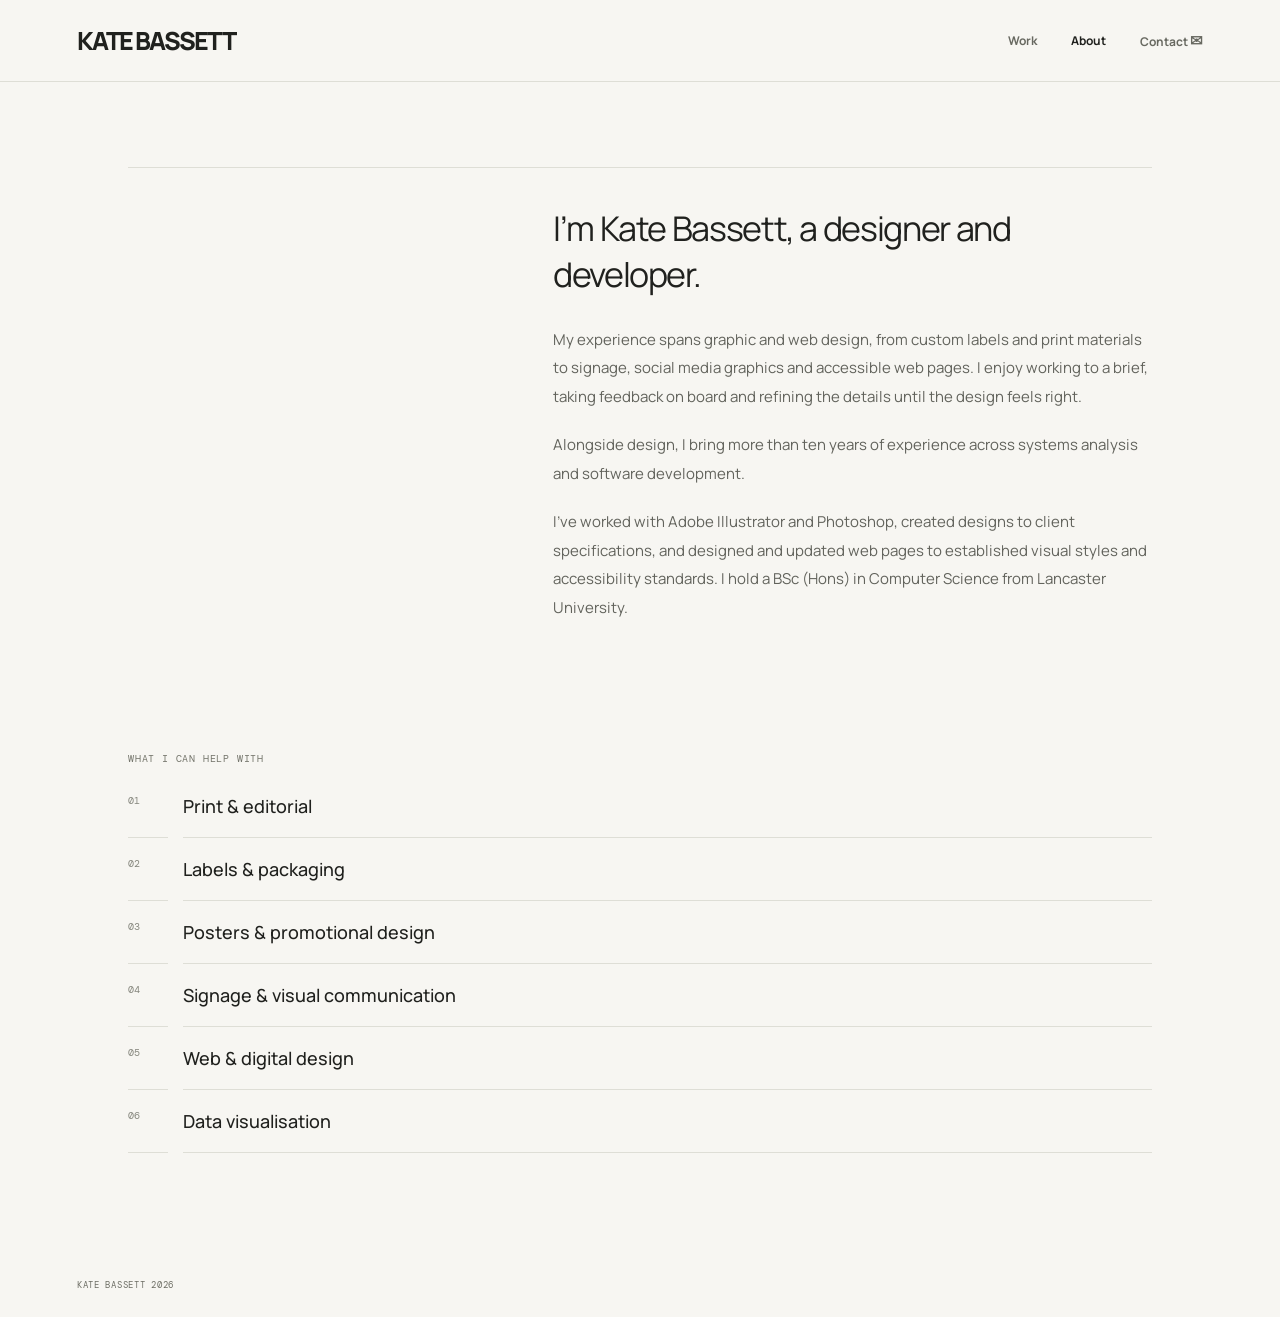
<file: about.html>
<!doctype html>
<html lang="en"><head><meta charset="utf-8"><meta name="viewport" content="width=device-width,initial-scale=1"><meta name="description" content="About Kat Bassett, graphic and web designer."><title>About — Kate Bassett</title><link rel="stylesheet" href="styles.css"></head>
<body><header class="site-header"><a class="wordmark" href="index.html">KATE BASSETT</a><nav aria-label="Main navigation"><a href="index.html">Work</a>
<a class="active" href="about.html">About</a>
<a href="mailto:katy@bassett.me">Contact <span class="arrow">✉</span></a>
</nav>
</header>
<main class="inner-page">
  <div class="about-columns"><div class="about-mark"></div><div class="about-copy">
    <p class="lead">I’m Kate Bassett, a designer and developer.</p>
    <p>My experience spans graphic and web design, from custom labels and print materials to signage, social media graphics and accessible web pages. I enjoy working to a brief, taking feedback on board and refining the details until the design feels right.</p>
    <p>Alongside design, I bring more than ten years of experience across systems analysis and software development.</p>
    <p>I’ve worked with Adobe Illustrator and Photoshop, created designs to client specifications, and designed and updated web pages to established visual styles and accessibility standards. I hold a BSc (Hons) in Computer Science from Lancaster University.</p></div></div>
<section class="capabilities"><p class="eyebrow">WHAT I CAN HELP WITH</p><div><span>01</span><b>Print & editorial</b><span>02</span><b>Labels & packaging</b><span>03</span><b>Posters & promotional design</b><span>04</span><b>Signage & visual communication</b><span>05</span><b>Web & digital design</b><span>06</span><b>Data visualisation</b></div></section></main>
<footer><span>KATE BASSETT 2026</span></footer></body></html>
</file>
<file: styles.css>
@import url("https://fonts.googleapis.com/css2?family=DM+Mono:wght@400;500&family=Manrope:wght@400;500;600;700;800&display=swap");
:root {
  --paper: #f7f6f2;
  --ink: #20211e;
  --muted: #77786f;
  --line: #deded6;
  --acid: #d7fa53;
  --blue: #becdff;
  --orange: #ff6a43;
}
* {
  box-sizing: border-box;
}
html {
  scroll-behavior: smooth;
}
body {
  margin: 0;
  background: var(--paper);
  color: var(--ink);
  font-family: Manrope, Arial, sans-serif;
}
a {
  color: inherit;
  text-decoration: none;
}
.site-header {
  height: 82px;
  padding: 0 6vw;
  display: flex;
  align-items: center;
  justify-content: space-between;
  border-bottom: 1px solid var(--line);
}
.wordmark {
  font-weight: 800;
  font-size: 25px;
  letter-spacing: -2px;
}
.wordmark span {
  font-family: "DM Mono", monospace;
  font-size: 10px;
  vertical-align: top;
  margin-left: 3px;
  letter-spacing: 0;
}
nav {
  display: flex;
  gap: 34px;
  align-items: center;
  font-size: 12px;
  font-weight: 700;
}
nav a {
  padding: 10px 0;
  color: #686961;
}
nav a.active,
nav a:hover {
  color: var(--ink);
}
.arrow {
  font-size: 15px;
}
.intro {
  padding: 88px 10vw 68px;
}
.eyebrow,
.section-heading,
.art-note,
.art-stamp,
.poster-kicker,
.poster-footer,
.data-bottom,
.type-small,
.type-index,
.project-meta span,
footer,
.contact-details > span {
  font-family: "DM Mono", monospace;
  font-size: 10px;
  letter-spacing: 0.08em;
}
.eyebrow {
  color: #74756b;
}
.intro h1,
.inner-page h1 {
  font-size: clamp(58px, 10vw, 132px);
  line-height: 0.91;
  letter-spacing: -0.085em;
  margin: 38px 0 34px;
  font-weight: 600;
}
.intro h1 span,
.inner-page h1 span {
  font-family: Georgia, serif;
  font-weight: 400;
  font-style: italic;
  letter-spacing: -0.075em;
}
.intro-bottom {
  display: flex;
  justify-content: space-between;
  align-items: end;
  gap: 20px;
}
.intro-bottom p {
  font-size: 15px;
  color: #686961;
}
.text-link {
  font-family: "DM Mono", monospace;
  font-size: 10px;
  letter-spacing: 0.06em;
  border-bottom: 1px solid var(--ink);
  padding-bottom: 8px;
}
.text-link span {
  font-size: 16px;
  margin-left: 10px;
}
.work-section {
  padding: 28px 6vw 90px;
}
.section-heading {
  display: flex;
  justify-content: space-between;
  border-bottom: 1px solid var(--line);
  padding: 15px 0;
  margin-bottom: 20px;
}
.project-grid {
  display: grid;
  grid-template-columns: repeat(2, minmax(0, 1fr));
  gap: 42px 20px;
}
.art {
  position: relative;
  display: flex;
  overflow: hidden;
  aspect-ratio: 1.25;
  align-items: center;
  justify-content: center;
  transition: filter 0.25s;
}
.art:hover {
  filter: saturate(1.13);
}
.art-note {
  position: absolute;
  top: 20px;
  left: 20px;
  z-index: 3;
}
.project-meta {
  display: flex;
  justify-content: space-between;
  align-items: center;
  padding-top: 13px;
}
.project-meta h2 {
  font-size: 14px;
  font-weight: 600;
  margin: 0;
}
.project-meta span {
  color: var(--muted);
  font-size: 9px;
}
.art-label {
  background: #d8e2d0;
  color: #1d3b2c;
}
.label-card {
  width: 42%;
  height: 64%;
  background: #f4eedc;
  border: 1px solid #1d3b2c;
  display: flex;
  flex-direction: column;
  align-items: center;
  justify-content: center;
  transform: rotate(-5deg);
  box-shadow: 12px 14px 0 #b1c3a8;
}
.label-card span {
  font-size: clamp(24px, 4vw, 53px);
  line-height: 0.85;
  font-weight: 800;
  letter-spacing: -0.08em;
  text-align: center;
}
.label-card i {
  font-family: Georgia, serif;
  font-size: 10px;
  margin-top: 18px;
}
.label-card b {
  font: 10px "DM Mono", monospace;
  margin-top: 22px;
}
.art-stamp {
  position: absolute;
  right: 7%;
  bottom: 9%;
  border: 1px solid;
  padding: 10px;
  transform: rotate(8deg);
}
.art-poster {
  background: var(--orange);
  color: #20211e;
  align-items: flex-start;
  justify-content: center;
  flex-direction: column;
  padding: 10%;
}
.poster-kicker {
  margin-bottom: 18px;
  z-index: 1;
}
.art-poster strong {
  font-size: clamp(54px, 9vw, 115px);
  line-height: 0.78;
  letter-spacing: -0.1em;
  z-index: 1;
}
.art-poster em {
  font-family: Georgia, serif;
  font-weight: 400;
}
.poster-footer {
  position: absolute;
  bottom: 22px;
  left: 10%;
  z-index: 1;
}
.poster-circle {
  position: absolute;
  width: 42%;
  aspect-ratio: 1;
  border: 1px solid #20211e;
  border-radius: 50%;
  right: 6%;
  top: 16%;
  box-shadow: 0 0 0 18px #ff6a43, 0 0 0 19px #20211e;
}
.art-data {
  background: #242823;
  color: #e4f4b3;
  flex-direction: column;
  align-items: stretch;
  padding: 9%;
}
.art-data .art-note {
  color: #e4f4b3;
}
.data-title {
  font-size: clamp(30px, 5vw, 65px);
  font-weight: 700;
  line-height: 0.9;
  letter-spacing: -0.07em;
  margin-top: 24px;
}
.bars {
  height: 30%;
  display: flex;
  align-items: end;
  gap: 2.2%;
  margin-top: 9%;
}
.bars i {
  flex: 1;
  background: #d7fa53;
  height: 35%;
}
.bars i:nth-child(2) {
  height: 57%;
}
.bars i:nth-child(3) {
  height: 44%;
}
.bars i:nth-child(4) {
  height: 83%;
}
.bars i:nth-child(5) {
  height: 66%;
}
.bars i:nth-child(6) {
  height: 94%;
}
.bars i:nth-child(7) {
  height: 72%;
}
.bars i:nth-child(8) {
  height: 100%;
}
.data-bottom {
  display: flex;
  justify-content: space-between;
  border-top: 1px solid #60665a;
  margin-top: 14px;
  padding-top: 10px;
  font-size: 9px;
}
.data-bottom b {
  font-size: 13px;
}
.art-sign {
  background: #e7c8f4;
}
.sign-shape {
  width: 72%;
  aspect-ratio: 1.25;
  background: #ffed75;
  border-radius: 48% 48% 3px 3px;
  display: flex;
  flex-direction: column;
  justify-content: center;
  align-items: center;
  transform: rotate(4deg);
  box-shadow: 12px 13px 0 #c49bd7;
}
.sign-shape span {
  font-size: clamp(30px, 5.5vw, 70px);
  font-weight: 800;
  line-height: 0.8;
  letter-spacing: -0.09em;
}
.sign-shape .dot {
  color: #ff6a43;
}
.sign-shape small {
  font: 9px "DM Mono", monospace;
  margin-top: 20px;
}
.art-web {
  background: #d9e2ff;
}
.browser {
  width: 76%;
  height: 65%;
  background: #fbfaf5;
  box-shadow: 10px 10px 0 #a6b7f1;
}
.browser-top {
  height: 24px;
  border-bottom: 1px solid #ddd;
  display: flex;
  gap: 5px;
  align-items: center;
  padding: 0 9px;
}
.browser-top i {
  width: 5px;
  height: 5px;
  border-radius: 50%;
  background: #c6c8c3;
}
.browser-top span {
  font: 8px "DM Mono", monospace;
  margin: auto;
}
.web-layout {
  display: flex;
  align-items: center;
  justify-content: space-around;
  height: calc(100% - 24px);
  padding: 8%;
}
.web-layout > div:first-child {
  display: flex;
  flex-direction: column;
  gap: 12px;
  z-index: 1;
}
.web-layout small {
  font: 7px "DM Mono", monospace;
}
.web-layout b {
  font-size: clamp(17px, 3vw, 36px);
  line-height: 0.98;
  letter-spacing: -0.07em;
}
.web-button {
  font: 7px "DM Mono", monospace;
  background: #20211e;
  color: white;
  padding: 8px;
  width: max-content;
}
.web-orb {
  width: 35%;
  aspect-ratio: 1;
  background: var(--orange);
  border-radius: 50%;
  box-shadow: inset -14px -9px 0 #d64e30;
}
.art-type {
  background: #e9e7df;
  align-items: flex-start;
  justify-content: center;
  flex-direction: column;
  padding: 9%;
}
.type-small {
  margin-bottom: 22px;
}
.art-type strong {
  font-size: clamp(45px, 8vw, 105px);
  line-height: 0.8;
  letter-spacing: -0.09em;
  z-index: 1;
}
.art-type strong span {
  color: #f45e3f;
  font-family: Georgia, serif;
  font-style: italic;
  font-weight: 400;
}
.type-lines {
  position: absolute;
  width: 50%;
  height: 60%;
  right: 0;
  bottom: 0;
  background: repeating-linear-gradient(
    135deg,
    transparent 0 12px,
    #c6c4b9 13px 14px
  );
  opacity: 0.8;
}
.type-index {
  position: absolute;
  bottom: 20px;
  left: 9%;
}
.closing {
  background: var(--acid);
  padding: 75px 10vw 82px;
  position: relative;
}
.closing > p {
  font: 10px "DM Mono", monospace;
  letter-spacing: 0.08em;
}
.closing h2 {
  font-size: clamp(55px, 9vw, 110px);
  line-height: 0.9;
  letter-spacing: -0.08em;
  margin: 30px 0;
}
.closing h2 em {
  font-family: Georgia, serif;
  font-weight: 400;
}
.round-link {
  display: inline-block;
  border: 1px solid;
  padding: 15px 20px;
  border-radius: 30px;
  font: 10px "DM Mono", monospace;
}
footer {
  display: flex;
  align-items: center;
  justify-content: space-between;
  padding: 26px 6vw;
  color: #6d6e65;
  font-size: 9px;
}
footer .wordmark {
  color: var(--ink);
  font: 800 22px Manrope, sans-serif;
}
.inner-page {
  padding: 85px 10vw 100px;
}
.inner-page h1 {
  margin: 36px 0 70px;
}
.about-columns {
  display: grid;
  grid-template-columns: 0.7fr 1.3fr;
  gap: 10%;
  border-top: 1px solid var(--line);
  padding-top: 38px;
}
.about-mark {
  font-size: clamp(130px, 25vw, 300px);
  font-weight: 800;
  line-height: 0.8;
  letter-spacing: -0.13em;
  color: var(--acid);
  -webkit-text-stroke: 2px var(--ink);
}
.about-mark span {
  color: var(--orange);
}
.about-copy {
  max-width: 650px;
}
.lead {
  font-size: clamp(21px, 3vw, 34px);
  line-height: 1.35;
  letter-spacing: -0.04em;
  margin: 0 0 28px;
}
.about-copy > p:not(.lead) {
  color: #62635c;
  font-size: 15px;
  line-height: 1.9;
  margin: 0 0 20px;
}
.pill-link {
  display: inline-block;
  border: 1px solid var(--ink);
  border-radius: 30px;
  padding: 14px 18px;
  margin-top: 18px;
  font: 10px "DM Mono", monospace;
}
.pill-link:hover,
.round-link:hover {
  background: var(--ink);
  color: var(--paper);
}
.capabilities {
  margin-top: 110px;
}
.capabilities > div {
  display: grid;
  grid-template-columns: 40px 1fr;
  column-gap: 15px;
}
.capabilities > div span,
.capabilities > div b {
  padding: 19px 0;
  border-bottom: 1px solid var(--line);
}
.capabilities > div span {
  font: 10px "DM Mono", monospace;
  color: #85867d;
}
.capabilities > div b {
  font-size: 18px;
  font-weight: 500;
}
.contact-row {
  display: grid;
  grid-template-columns: 1fr 1fr;
  gap: 12%;
  border-top: 1px solid var(--line);
  padding-top: 40px;
}
.contact-details {
  display: flex;
  align-items: flex-start;
  flex-direction: column;
  gap: 14px;
}
.contact-details > span {
  color: #77786f;
}
.contact-details > a:not(.pill-link) {
  font-size: clamp(22px, 3vw, 36px);
  letter-spacing: -0.05em;
  border-bottom: 1px solid var(--ink);
  padding-bottom: 8px;
}
.contact-details .contact-note {
  margin-top: 25px;
  font-family: Manrope, sans-serif;
  font-size: 13px;
  letter-spacing: 0;
}
@media (min-width: 1200px) {
  .project-grid {
    gap: 48px 24px;
  }
  .art {
    aspect-ratio: 1.32;
  }
}
@media (max-width: 650px) {
  .site-header {
    height: 70px;
    padding: 0 6vw;
  }
  nav {
    gap: 19px;
    font-size: 11px;
  }
  .intro {
    padding: 65px 7vw 48px;
  }
  .intro h1,
  .inner-page h1 {
    font-size: clamp(54px, 13vw, 82px);
  }
  .intro-bottom {
    align-items: flex-start;
    flex-direction: column;
    gap: 20px;
  }
  .work-section {
    padding: 25px 5vw 65px;
  }
  .project-grid {
    grid-template-columns: 1fr;
    gap: 30px;
  }
  .art {
    aspect-ratio: 1.2;
  }
  .art-poster strong {
    font-size: clamp(68px, 15vw, 100px);
  }
  .data-title {
    font-size: clamp(42px, 10vw, 60px);
  }
  .sign-shape span {
    font-size: clamp(42px, 10vw, 65px);
  }
  .art-type strong {
    font-size: clamp(60px, 14vw, 95px);
  }
  .closing {
    padding: 60px 7vw;
  }
  .inner-page {
    padding: 65px 7vw 75px;
  }
  .inner-page h1 {
    margin-bottom: 48px;
  }
  .about-columns {
    grid-template-columns: 1fr;
    gap: 35px;
  }
  .about-mark {
    font-size: 130px;
  }
  .about-copy > p:not(.lead) {
    font-size: 14px;
  }
  .capabilities {
    margin-top: 75px;
  }
  .capabilities > div b {
    font-size: 15px;
  }
  .contact-row {
    grid-template-columns: 1fr;
    gap: 35px;
  }
  .contact-page h1 {
    margin-bottom: 45px;
  }
  footer {
    padding: 23px 6vw;
    gap: 14px;
    flex-wrap: wrap;
  }
  footer > span {
    font-size: 8px;
  }
}
/* Full-size portfolio image modal */
.project-image {
  position: relative;
  display: block;
  width: 100%;
  padding: 0;
  border: 0;
  cursor: zoom-in;
  overflow: hidden;
  aspect-ratio: 1.45;
  background: #e7e7e1;
  font: inherit;
  color: inherit;
  text-align: inherit;
}
.project-image img {
  display: block;
  width: 100%;
  height: 100%;
  object-fit: cover;
  transition: transform 0.45s ease, filter 0.35s ease;
}
.project-image:hover img {
  transform: scale(1.025);
  filter: saturate(1.05);
}
body.modal-open {
  overflow: hidden;
}
.image-modal {
  position: fixed;
  inset: 0;
  z-index: 1000;
  display: grid;
  place-items: center;
  padding: 4vw;
  opacity: 0;
  visibility: hidden;
  pointer-events: none;
  transition: opacity 0.2s ease, visibility 0.2s ease;
}
.image-modal[aria-hidden="false"] {
  opacity: 1;
  visibility: visible;
  pointer-events: auto;
}
.image-modal-backdrop {
  position: absolute;
  inset: 0;
  background: rgba(18, 19, 17, 0.88);
  cursor: zoom-out;
}
.image-modal-content {
  position: relative;
  z-index: 1;
  display: flex;
  flex-direction: column;
  align-items: center;
  max-width: 94vw;
  max-height: 92vh;
}
.image-modal-content img {
  display: block;
  max-width: 94vw;
  max-height: 84vh;
  width: auto;
  height: auto;
  object-fit: contain;
  box-shadow: 0 20px 70px rgba(0, 0, 0, 0.35);
}
.image-modal-close {
  position: absolute;
  right: -14px;
  top: -14px;
  width: 42px;
  height: 42px;
  border: 1px solid rgba(255, 255, 255, 0.5);
  border-radius: 50%;
  background: var(--paper);
  color: var(--ink);
  font-size: 28px;
  line-height: 1;
  cursor: pointer;
  z-index: 2;
}
.image-modal-content p {
  margin: 12px 0 0;
  color: #fff;
  font: 10px "DM Mono", monospace;
  letter-spacing: 0.08em;
  text-transform: uppercase;
}
@media (max-width: 650px) {
  .project-image {
    aspect-ratio: 1.25;
  }
  .image-modal {
    padding: 18px;
  }
  .image-modal-content img {
    max-width: calc(100vw - 36px);
    max-height: 78vh;
  }
  .image-modal-close {
    right: -4px;
    top: -4px;
  }
}
</file>
